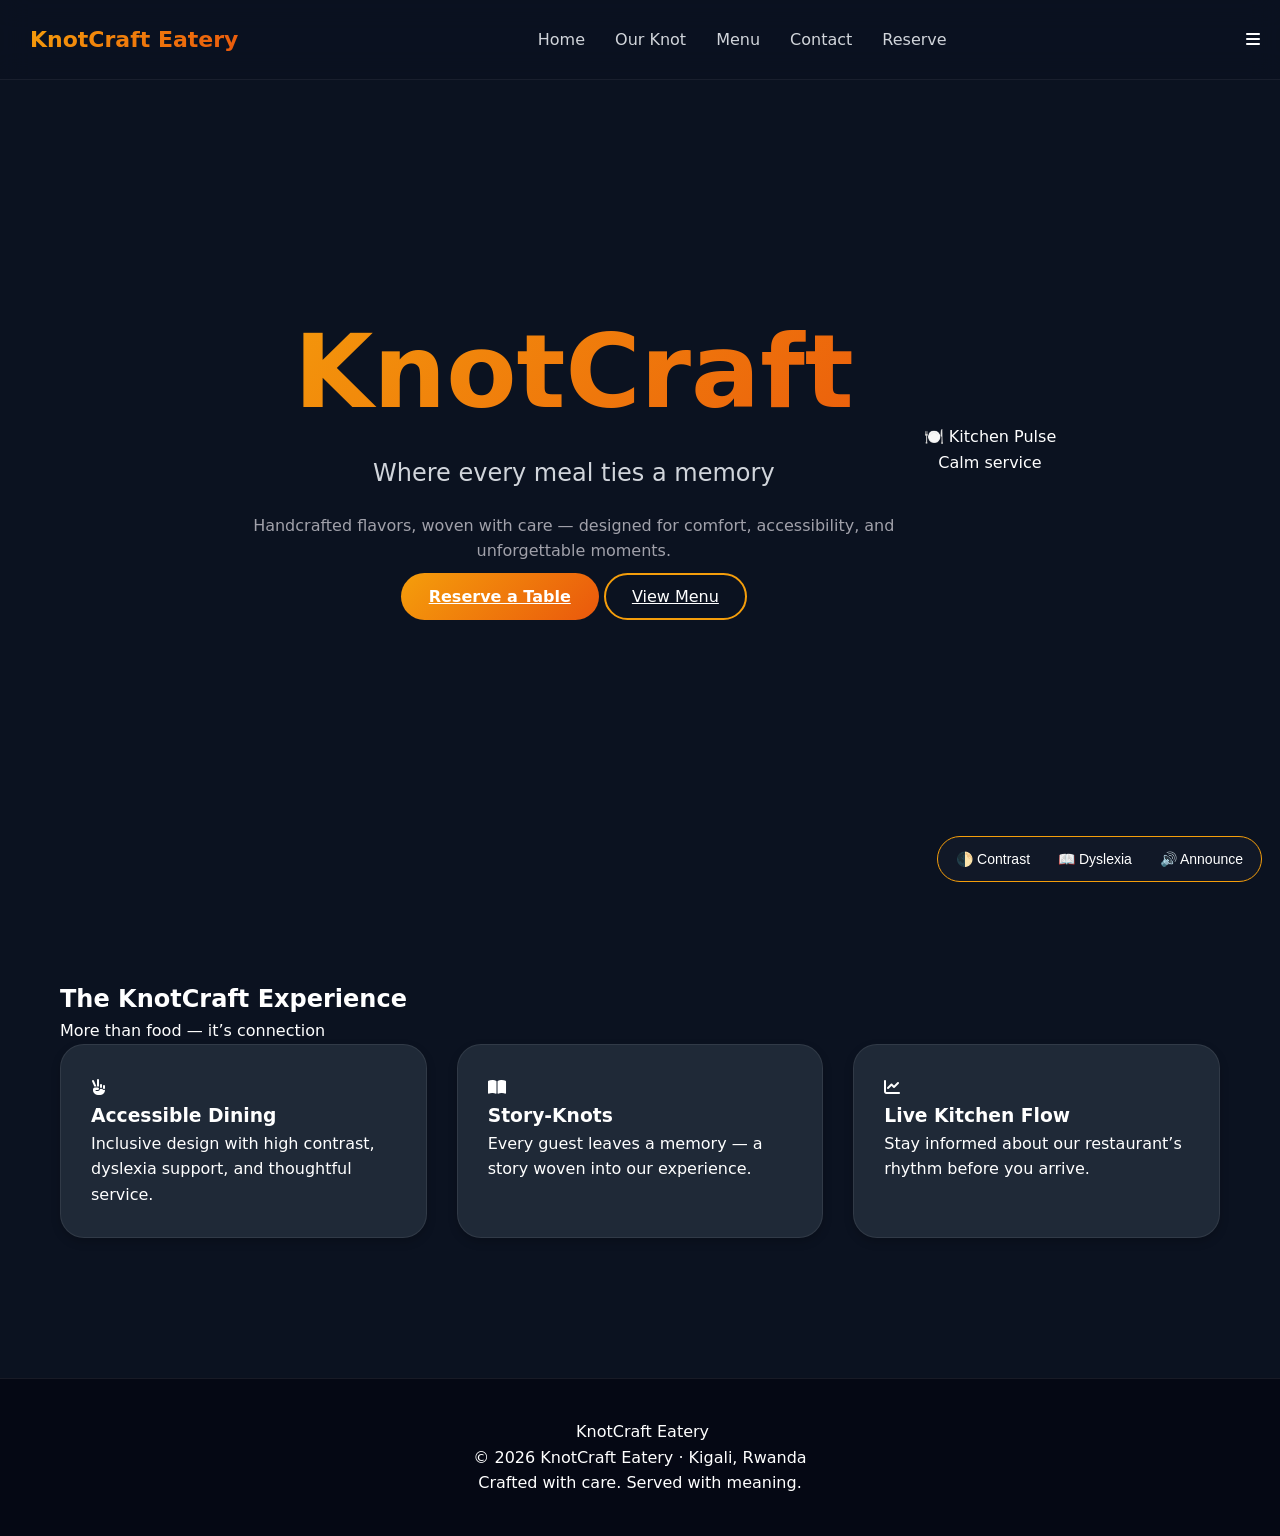
<file: index.html>
<!DOCTYPE html>
<html lang="en">
<head>
    <meta charset="UTF-8">

    <!-- Better mobile + SEO -->
    <meta name="viewport" content="width=device-width, initial-scale=1.0">
    <meta name="description" content="KnotCraft Eatery in Kigali — handcrafted meals, accessible dining, and unforgettable food experiences.">

    <title>KnotCraft Eatery · Home</title>

    <!-- Fonts (modern look) -->
    <link href="https://fonts.googleapis.com/css2?family=Poppins:wght@300;500;700;900&display=swap" rel="stylesheet">

    <!-- Styles -->
    <link rel="stylesheet" href="style.css">

    <!-- Icons -->
    <link rel="stylesheet" href="https://cdnjs.cloudflare.com/ajax/libs/font-awesome/6.4.0/css/all.min.css">
</head>

<body>

    <!-- Accessibility Hub -->
    <div class="accessibility-hub" id="accessibilityHub">
        <button id="highContrastToggle" aria-label="Enable high contrast mode">🌓 Contrast</button>
        <button id="dyslexiaToggle" aria-label="Enable dyslexia friendly font">📖 Dyslexia</button>
        <button id="announceMode" aria-label="Enable screen reader announcements">🔊 Announce</button>
    </div>

  <nav class="navbar" id="navbar">
  <div class="nav-container">

    <div class="logo">
      <i class="fas fa-knot"></i>
      <span class="logo-text">KnotCraft Eatery</span>
    </div>

    <ul class="nav-links" id="navLinks">
      <li><a href="index.html" class="nav-link">Home</a></li>
      <li><a href="about.html" class="nav-link">Our Knot</a></li>
      <li><a href="menu.html" class="nav-link">Menu</a></li>
      <li><a href="contact.html" class="nav-link">Contact</a></li>
      <li><a href="reservations.html" class="nav-link">Reserve</a></li>
    </ul>

    <div class="mobile-menu-toggle" id="menuToggle">
      <i class="fas fa-bars"></i>
    </div>

  </div>
</nav>

    <!-- HERO -->
    <header class="hero">

        <div class="hero-overlay"></div>

        <div class="hero-content">
            <h1 class="hero-title">KnotCraft</h1>

            <p class="hero-subtitle">
                Where every meal ties a memory
            </p>

            <p class="hero-description">
                Handcrafted flavors, woven with care — designed for comfort, accessibility, and unforgettable moments.
            </p>

            <div class="hero-buttons">
                <a href="reservations.html" class="btn-primary">Reserve a Table</a>
                <a href="menu.html" class="btn-secondary">View Menu</a>
            </div>
        </div>

        <!-- Kitchen Pulse (nice idea, kept it) -->
        <div class="pulse-knot">
            <div class="knot-tension" id="tensionMeter">
                <span>🍽️ Kitchen Pulse</span>
                <div class="tension-bar">
                    <div class="tension-fill"></div>
                </div>
                <span id="tensionText">Calm service</span>
            </div>
        </div>

    </header>

    <!-- FEATURES -->
    <main>

        <section class="features">
            <div class="container">

                <div class="section-header">
                    <h2 class="section-title">The KnotCraft Experience</h2>
                    <p class="section-subtitle">More than food — it’s connection</p>
                </div>

                <div class="features-grid">

                    <article class="feature-card">
                        <i class="fas fa-hand-peace feature-icon"></i>
                        <h3>Accessible Dining</h3>
                        <p>Inclusive design with high contrast, dyslexia support, and thoughtful service.</p>
                    </article>

                    <article class="feature-card">
                        <i class="fas fa-book-open feature-icon"></i>
                        <h3>Story-Knots</h3>
                        <p>Every guest leaves a memory — a story woven into our experience.</p>
                    </article>

                    <article class="feature-card">
                        <i class="fas fa-chart-line feature-icon"></i>
                        <h3>Live Kitchen Flow</h3>
                        <p>Stay informed about our restaurant’s rhythm before you arrive.</p>
                    </article>

                </div>

            </div>
        </section>

    </main>

    <!-- FOOTER -->
    <footer class="footer">
        <div class="container">
            <div class="footer-content">

                <div class="footer-logo">
                    <i class="fas fa-knot"></i>
                    <span>KnotCraft Eatery</span>
                </div>

                <p class="footer-text">
                    © 2026 KnotCraft Eatery · Kigali, Rwanda
                </p>

                <p class="footer-tagline">
                    Crafted with care. Served with meaning.
                </p>

            </div>
        </div>
    </footer>

    <!-- JS -->
    <script src="script.js"></script>

</body>
</html>
</file>
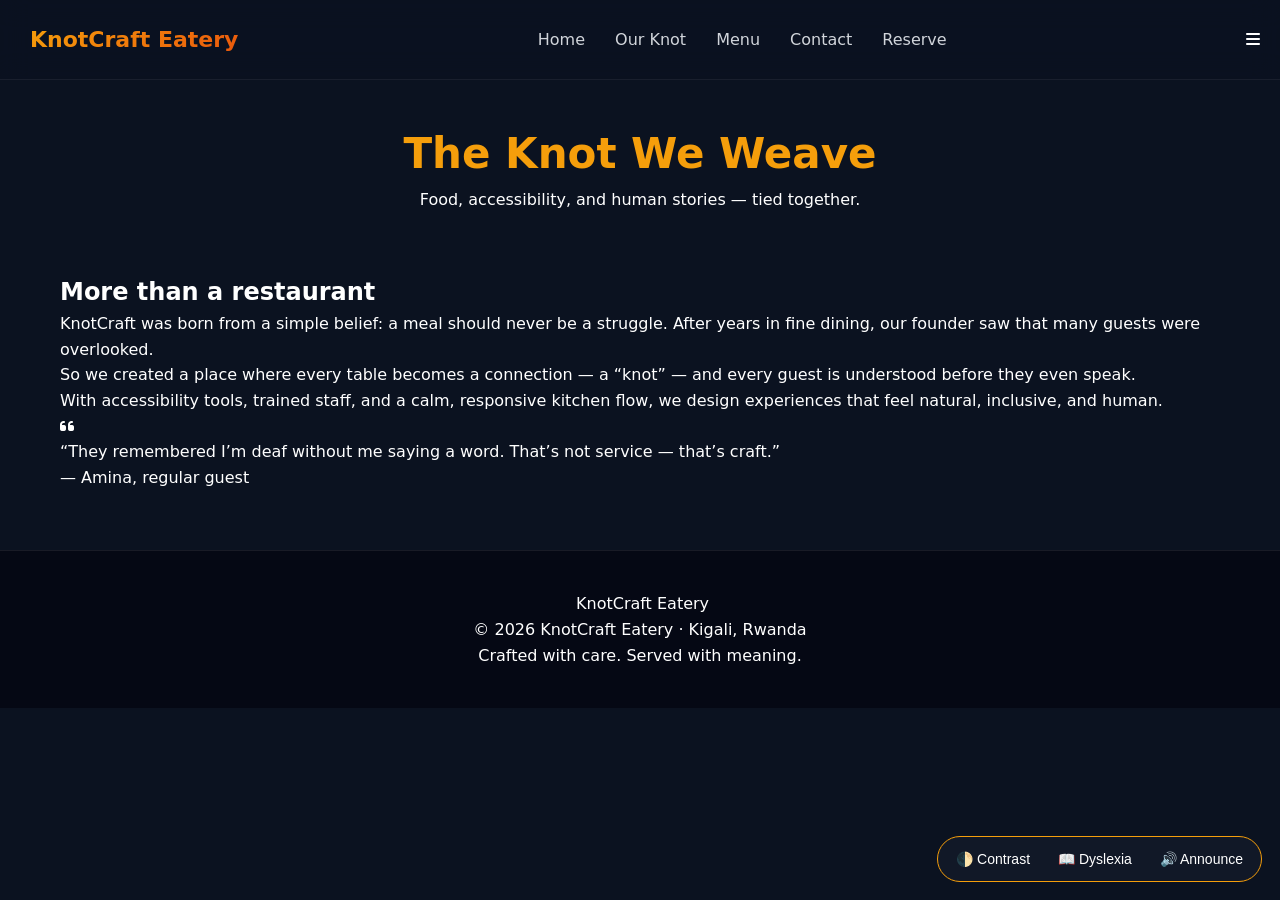
<file: about.html>
<!DOCTYPE html>
<html lang="en">
<head>
    <meta charset="UTF-8">

    <!-- Mobile + SEO -->
    <meta name="viewport" content="width=device-width, initial-scale=1.0">
    <meta name="description" content="Learn the story behind KnotCraft Eatery — a restaurant built on accessibility, human connection, and handcrafted food.">

    <title>KnotCraft Eatery · Our Knot</title>

    <!-- Fonts -->
    <link href="https://fonts.googleapis.com/css2?family=Poppins:wght@300;500;700;900&display=swap" rel="stylesheet">

    <!-- Styles -->
    <link rel="stylesheet" href="style.css">

    <!-- Icons -->
    <link rel="stylesheet" href="https://cdnjs.cloudflare.com/ajax/libs/font-awesome/6.4.0/css/all.min.css">
</head>

<body>

    <!-- Accessibility Hub -->
    <div class="accessibility-hub" id="accessibilityHub">
        <button id="highContrastToggle" aria-label="Enable high contrast mode">🌓 Contrast</button>
        <button id="dyslexiaToggle" aria-label="Enable dyslexia friendly font">📖 Dyslexia</button>
        <button id="announceMode" aria-label="Enable screen reader announcements">🔊 Announce</button>
    </div>

 <nav class="navbar" id="navbar">
  <div class="nav-container">

    <div class="logo">
      <i class="fas fa-knot"></i>
      <span class="logo-text">KnotCraft Eatery</span>
    </div>

    <ul class="nav-links" id="navLinks">
      <li><a href="index.html" class="nav-link">Home</a></li>
      <li><a href="about.html" class="nav-link">Our Knot</a></li>
      <li><a href="menu.html" class="nav-link">Menu</a></li>
      <li><a href="contact.html" class="nav-link">Contact</a></li>
      <li><a href="reservations.html" class="nav-link">Reserve</a></li>
    </ul>

    <div class="mobile-menu-toggle" id="menuToggle">
      <i class="fas fa-bars"></i>
    </div>

  </div>
</nav>

    <!-- HEADER -->
    <header class="page-header">
        <div class="container">
            <h1>The Knot We Weave</h1>
            <p>Food, accessibility, and human stories — tied together.</p>
        </div>
    </header>

    <!-- MAIN CONTENT -->
    <main>

        <section class="about-story">
            <div class="container">

                <div class="story-grid">

                    <!-- Story -->
                    <div class="story-text">
                        <h2>More than a restaurant</h2>

                        <p>
                            KnotCraft was born from a simple belief: a meal should never be a struggle.
                            After years in fine dining, our founder saw that many guests were overlooked.
                        </p>

                        <p>
                            So we created a place where every table becomes a connection — a “knot” —
                            and every guest is understood before they even speak.
                        </p>

                        <p>
                            With accessibility tools, trained staff, and a calm, responsive kitchen flow,
                            we design experiences that feel natural, inclusive, and human.
                        </p>
                    </div>

                    <!-- Quote -->
                    <aside class="story-quote">
                        <i class="fas fa-quote-left"></i>
                        <p>
                            “They remembered I’m deaf without me saying a word.
                            That’s not service — that’s craft.”
                        </p>
                        <span>— Amina, regular guest</span>
                    </aside>

                </div>

            </div>
        </section>

    </main>

    <!-- FOOTER -->
    <footer class="footer">
        <div class="container">
            <div class="footer-content">

                <div class="footer-logo">
                    <i class="fas fa-knot"></i>
                    <span>KnotCraft Eatery</span>
                </div>

                <p class="footer-text">
                    © 2026 KnotCraft Eatery · Kigali, Rwanda
                </p>

                <p class="footer-tagline">
                    Crafted with care. Served with meaning.
                </p>

            </div>
        </div>
    </footer>

    <!-- JS -->
    <script src="script.js"></script>

</body>
</html>
</file>
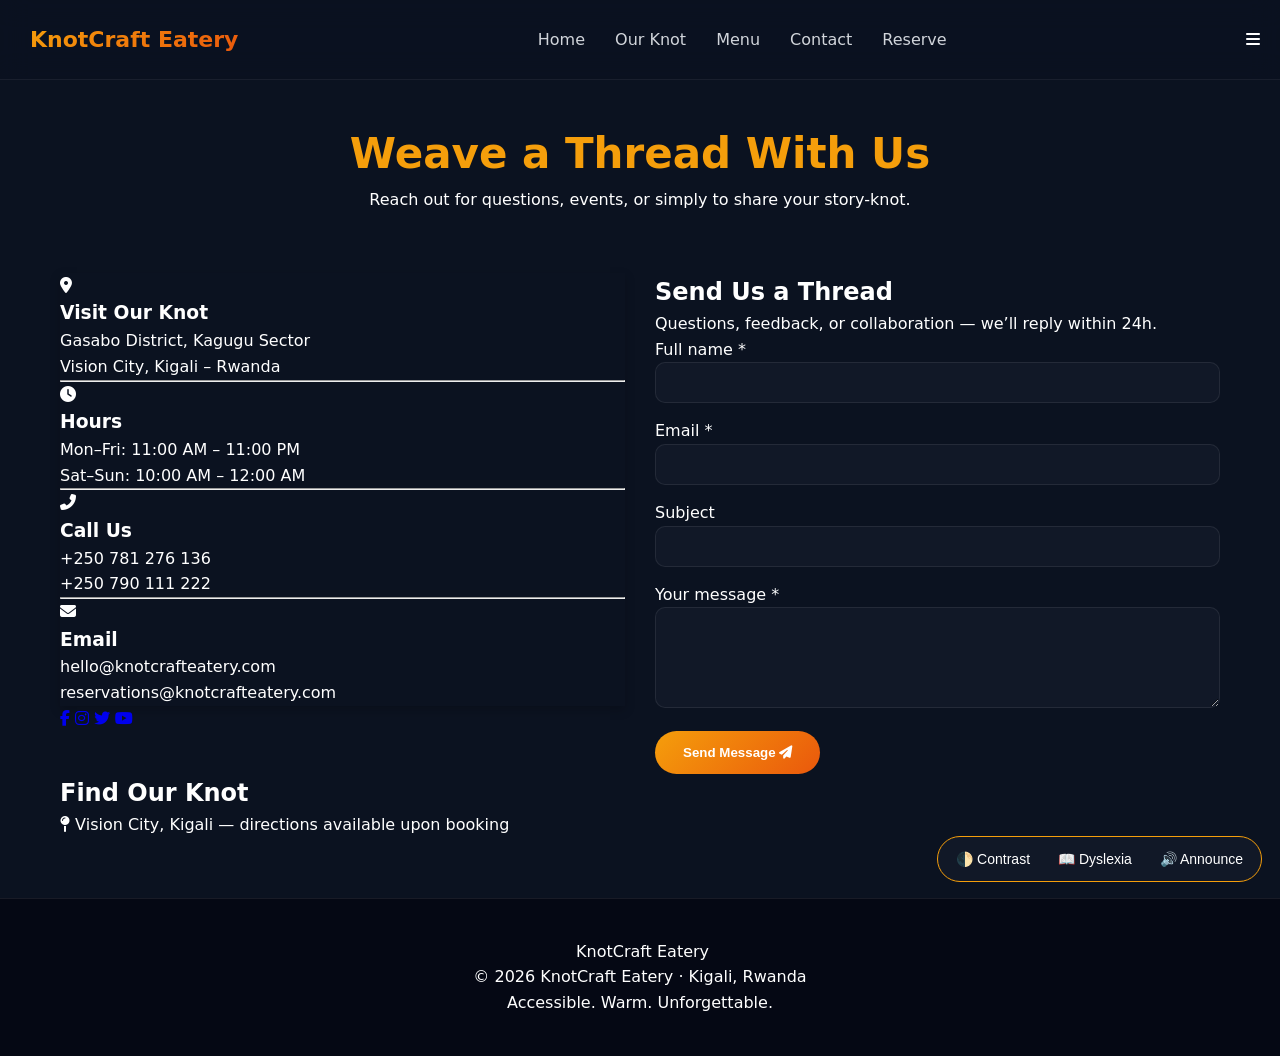
<file: contact.html>
<!DOCTYPE html>
<html lang="en">
<head>
    <meta charset="UTF-8">

    <!-- Mobile + SEO -->
    <meta name="viewport" content="width=device-width, initial-scale=1.0">
    <meta name="description" content="Contact KnotCraft Eatery in Kigali. Book reservations, ask questions, or share your experience.">

    <title>KnotCraft Eatery · Contact & Location</title>

    <!-- Fonts -->
    <link href="https://fonts.googleapis.com/css2?family=Poppins:wght@300;500;700;900&display=swap" rel="stylesheet">

    <!-- Styles -->
    <link rel="stylesheet" href="style.css">

    <!-- Icons -->
    <link rel="stylesheet" href="https://cdnjs.cloudflare.com/ajax/libs/font-awesome/6.4.0/css/all.min.css">
</head>

<body>

    <!-- Accessibility Hub -->
    <div class="accessibility-hub" id="accessibilityHub">
        <button id="highContrastToggle" aria-label="Enable high contrast mode">🌓 Contrast</button>
        <button id="dyslexiaToggle" aria-label="Enable dyslexia friendly font">📖 Dyslexia</button>
        <button id="announceMode" aria-label="Enable announcements">🔊 Announce</button>
    </div>

   <nav class="navbar" id="navbar">
  <div class="nav-container">

    <div class="logo">
      <i class="fas fa-knot"></i>
      <span class="logo-text">KnotCraft Eatery</span>
    </div>

    <ul class="nav-links" id="navLinks">
      <li><a href="index.html" class="nav-link">Home</a></li>
      <li><a href="about.html" class="nav-link">Our Knot</a></li>
      <li><a href="menu.html" class="nav-link">Menu</a></li>
      <li><a href="contact.html" class="nav-link">Contact</a></li>
      <li><a href="reservations.html" class="nav-link">Reserve</a></li>
    </ul>

    <div class="mobile-menu-toggle" id="menuToggle">
      <i class="fas fa-bars"></i>
    </div>

  </div>
</nav>

    <!-- HEADER -->
    <header class="page-header">
        <div class="container">
            <h1>Weave a Thread With Us</h1>
            <p>Reach out for questions, events, or simply to share your story-knot.</p>
        </div>
    </header>

    <!-- MAIN -->
    <main>

        <!-- Contact Section -->
        <section class="contact-page-section">
            <div class="container">

                <div class="contact-grid-full">

                    <!-- Info -->
                    <section class="contact-info-block">

                        <div class="contact-card">
                            <i class="fas fa-map-marker-alt contact-icon-big"></i>
                            <h3>Visit Our Knot</h3>
                            <p>Gasabo District, Kagugu Sector<br>Vision City, Kigali – Rwanda</p>

                            <hr>

                            <i class="fas fa-clock"></i>
                            <h3>Hours</h3>
                            <p>Mon–Fri: 11:00 AM – 11:00 PM<br>Sat–Sun: 10:00 AM – 12:00 AM</p>

                            <hr>

                            <i class="fas fa-phone-alt"></i>
                            <h3>Call Us</h3>
                            <p>+250 781 276 136<br>+250 790 111 222</p>

                            <hr>

                            <i class="fas fa-envelope"></i>
                            <h3>Email</h3>
                            <p>hello@knotcrafteatery.com<br>reservations@knotcrafteatery.com</p>
                        </div>

                        <div class="social-links-vertical">
                            <a href="#" aria-label="Facebook" class="social-icon"><i class="fab fa-facebook-f"></i></a>
                            <a href="#" aria-label="Instagram" class="social-icon"><i class="fab fa-instagram"></i></a>
                            <a href="#" aria-label="Twitter" class="social-icon"><i class="fab fa-twitter"></i></a>
                            <a href="#" aria-label="YouTube" class="social-icon"><i class="fab fa-youtube"></i></a>
                        </div>

                    </section>

                    <!-- Form -->
                    <section class="contact-form-block">

                        <h2>Send Us a Thread</h2>
                        <p>Questions, feedback, or collaboration — we’ll reply within 24h.</p>

                        <form id="contactMessageForm">

                            <div class="form-row">

                                <div class="form-group">
                                    <label for="contactName">Full name *</label>
                                    <input type="text" id="contactName" name="name" required>
                                </div>

                                <div class="form-group">
                                    <label for="contactEmail">Email *</label>
                                    <input type="email" id="contactEmail" name="email" required>
                                </div>

                            </div>

                            <div class="form-group">
                                <label for="contactSubject">Subject</label>
                                <input type="text" id="contactSubject" name="subject">
                            </div>

                            <div class="form-group">
                                <label for="contactMessage">Your message *</label>
                                <textarea id="contactMessage" name="message" rows="5" required></textarea>
                            </div>

                            <button type="submit" class="submit-btn">
                                Send Message <i class="fas fa-paper-plane"></i>
                            </button>

                        </form>

                        <div id="contactFormFeedback" class="form-feedback" aria-live="polite"></div>

                    </section>

                </div>

            </div>
        </section>

        <!-- Map -->
        <section class="map-section">
            <div class="container">
                <h2>Find Our Knot</h2>
                <div class="map-placeholder" aria-label="Map showing location near Vision City, Kigali">
                    <i class="fas fa-map-pin"></i> Vision City, Kigali — directions available upon booking
                </div>
            </div>
        </section>

    </main>

    <!-- Footer -->
    <footer class="footer">
        <div class="container">
            <div class="footer-content">

                <div class="footer-logo">
                    <i class="fas fa-knot"></i>
                    <span>KnotCraft Eatery</span>
                </div>

                <p class="footer-text">
                    © 2026 KnotCraft Eatery · Kigali, Rwanda
                </p>

                <p class="footer-tagline">
                    Accessible. Warm. Unforgettable.
                </p>

            </div>
        </div>
    </footer>

    <script src="script.js"></script>

</body>
</html>
</file>
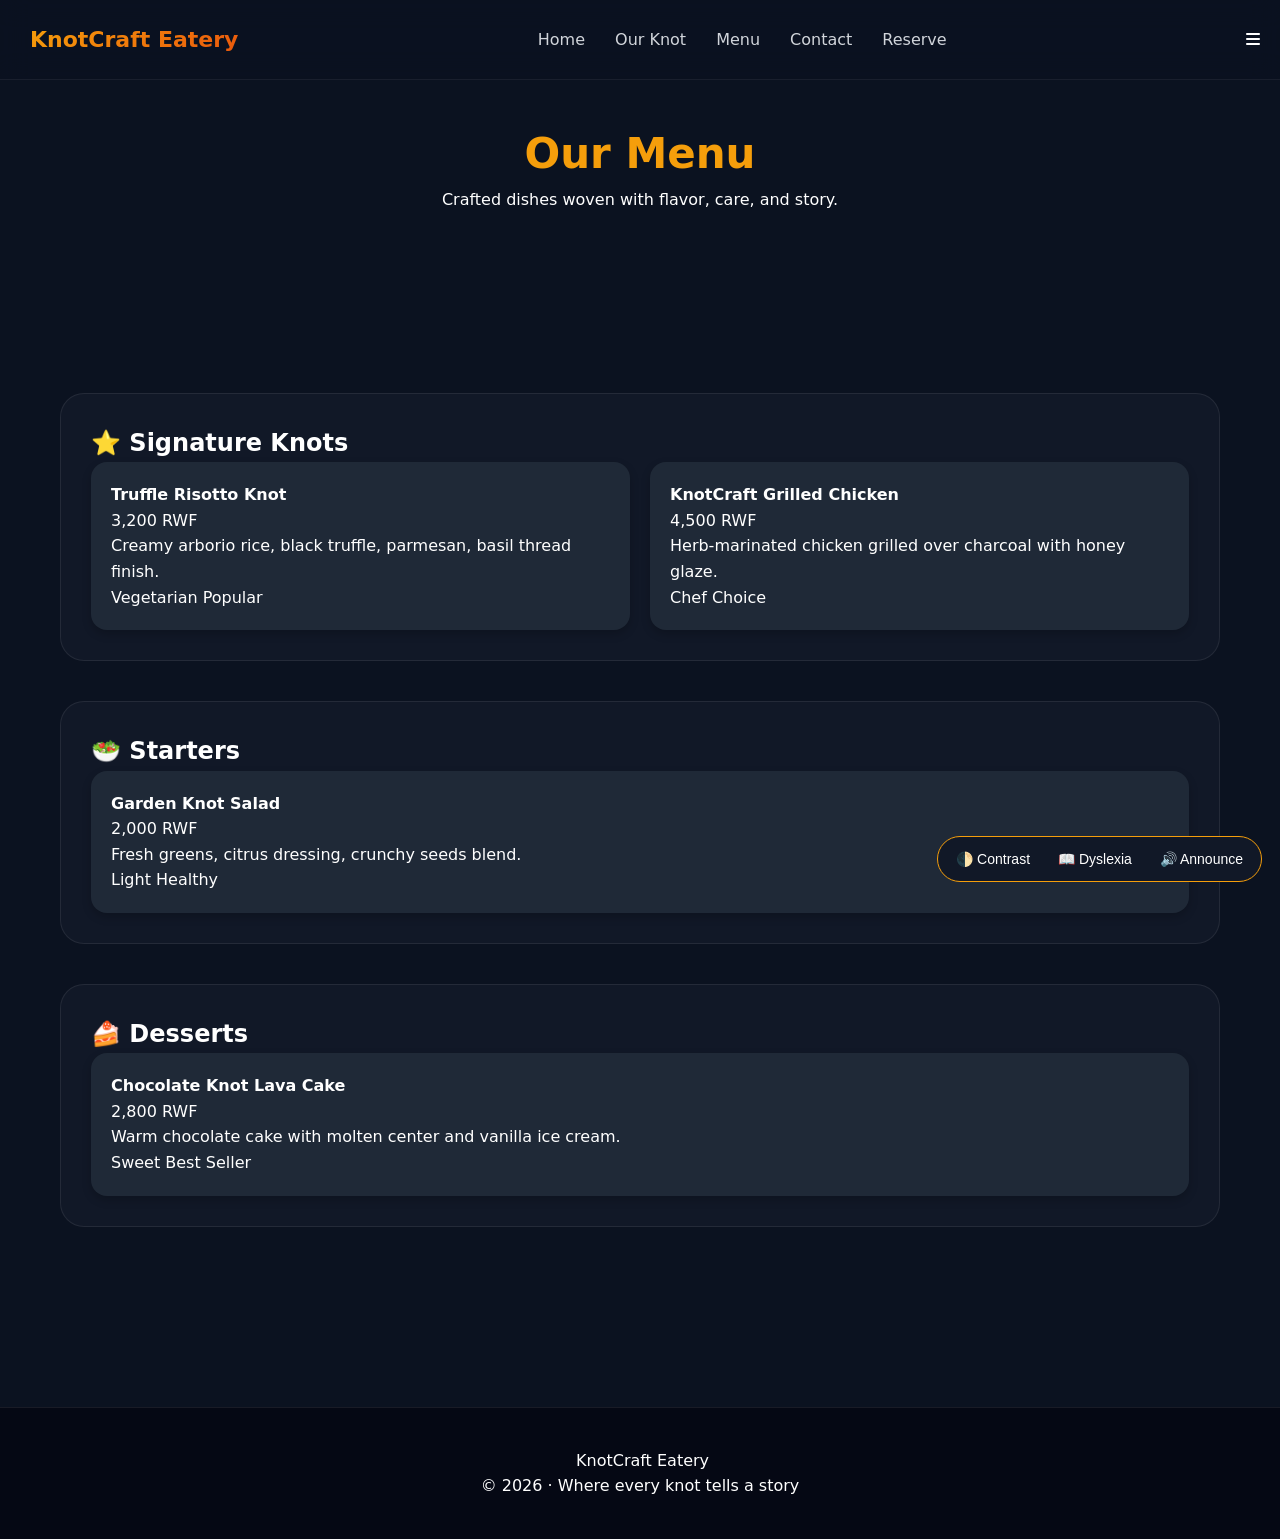
<file: menu.html>
<!DOCTYPE html>
<html lang="en">
<head>
    <meta charset="UTF-8">

    <meta name="viewport" content="width=device-width, initial-scale=1.0">

    <title>KnotCraft Eatery · Menu</title>

    <link rel="stylesheet" href="style.css">
    <link rel="stylesheet" href="https://cdnjs.cloudflare.com/ajax/libs/font-awesome/6.4.0/css/all.min.css">
</head>

<body>

    <!-- Accessibility -->
    <div class="accessibility-hub" id="accessibilityHub">
        <button id="highContrastToggle">🌓 Contrast</button>
        <button id="dyslexiaToggle">📖 Dyslexia</button>
        <button id="announceMode">🔊 Announce</button>
    </div>
<nav class="navbar" id="navbar">
  <div class="nav-container">

    <div class="logo">
      <i class="fas fa-knot"></i>
      <span class="logo-text">KnotCraft Eatery</span>
    </div>

    <ul class="nav-links" id="navLinks">
      <li><a href="index.html" class="nav-link">Home</a></li>
      <li><a href="about.html" class="nav-link">Our Knot</a></li>
      <li><a href="menu.html" class="nav-link">Menu</a></li>
      <li><a href="contact.html" class="nav-link">Contact</a></li>
      <li><a href="reservations.html" class="nav-link">Reserve</a></li>
    </ul>

    <div class="mobile-menu-toggle" id="menuToggle">
      <i class="fas fa-bars"></i>
    </div>

  </div>
</nav>

    <!-- HEADER -->
    <header class="page-header">
        <div class="container">
            <h1>Our Menu</h1>
            <p>Crafted dishes woven with flavor, care, and story.</p>
        </div>
    </header>

    <!-- MAIN MENU -->
    <main class="menu-section">

        <div class="container">

            <!-- SIGNATURE -->
            <section class="menu-category">
                <h2 class="category-title">⭐ Signature Knots</h2>

                <div class="menu-grid">

                    <article class="menu-item">
                        <div class="item-header">
                            <h4>Truffle Risotto Knot</h4>
                            <span class="price">3,200 RWF</span>
                        </div>
                        <p class="item-description">
                            Creamy arborio rice, black truffle, parmesan, basil thread finish.
                        </p>
                        <div class="item-tags">
                            <span class="tag">Vegetarian</span>
                            <span class="tag">Popular</span>
                        </div>
                    </article>

                    <article class="menu-item">
                        <div class="item-header">
                            <h4>KnotCraft Grilled Chicken</h4>
                            <span class="price">4,500 RWF</span>
                        </div>
                        <p class="item-description">
                            Herb-marinated chicken grilled over charcoal with honey glaze.
                        </p>
                        <div class="item-tags">
                            <span class="tag">Chef Choice</span>
                        </div>
                    </article>

                </div>
            </section>

            <!-- STARTERS -->
            <section class="menu-category">
                <h2 class="category-title">🥗 Starters</h2>

                <div class="menu-grid">

                    <article class="menu-item">
                        <div class="item-header">
                            <h4>Garden Knot Salad</h4>
                            <span class="price">2,000 RWF</span>
                        </div>
                        <p class="item-description">
                            Fresh greens, citrus dressing, crunchy seeds blend.
                        </p>
                        <div class="item-tags">
                            <span class="tag">Light</span>
                            <span class="tag">Healthy</span>
                        </div>
                    </article>

                </div>
            </section>

            <!-- DESSERTS -->
            <section class="menu-category">
                <h2 class="category-title">🍰 Desserts</h2>

                <div class="menu-grid">

                    <article class="menu-item">
                        <div class="item-header">
                            <h4>Chocolate Knot Lava Cake</h4>
                            <span class="price">2,800 RWF</span>
                        </div>
                        <p class="item-description">
                            Warm chocolate cake with molten center and vanilla ice cream.
                        </p>
                        <div class="item-tags">
                            <span class="tag">Sweet</span>
                            <span class="tag">Best Seller</span>
                        </div>
                    </article>

                </div>
            </section>

        </div>

    </main>

    <!-- FOOTER -->
    <footer class="footer">
        <div class="container">
            <div class="footer-content">

                <div class="footer-logo">
                    <i class="fas fa-knot"></i>
                    <span>KnotCraft Eatery</span>
                </div>

                <p class="footer-text">
                    © 2026 · Where every knot tells a story
                </p>

            </div>
        </div>
    </footer>

    <script src="script.js"></script>

</body>
</html>
</file>
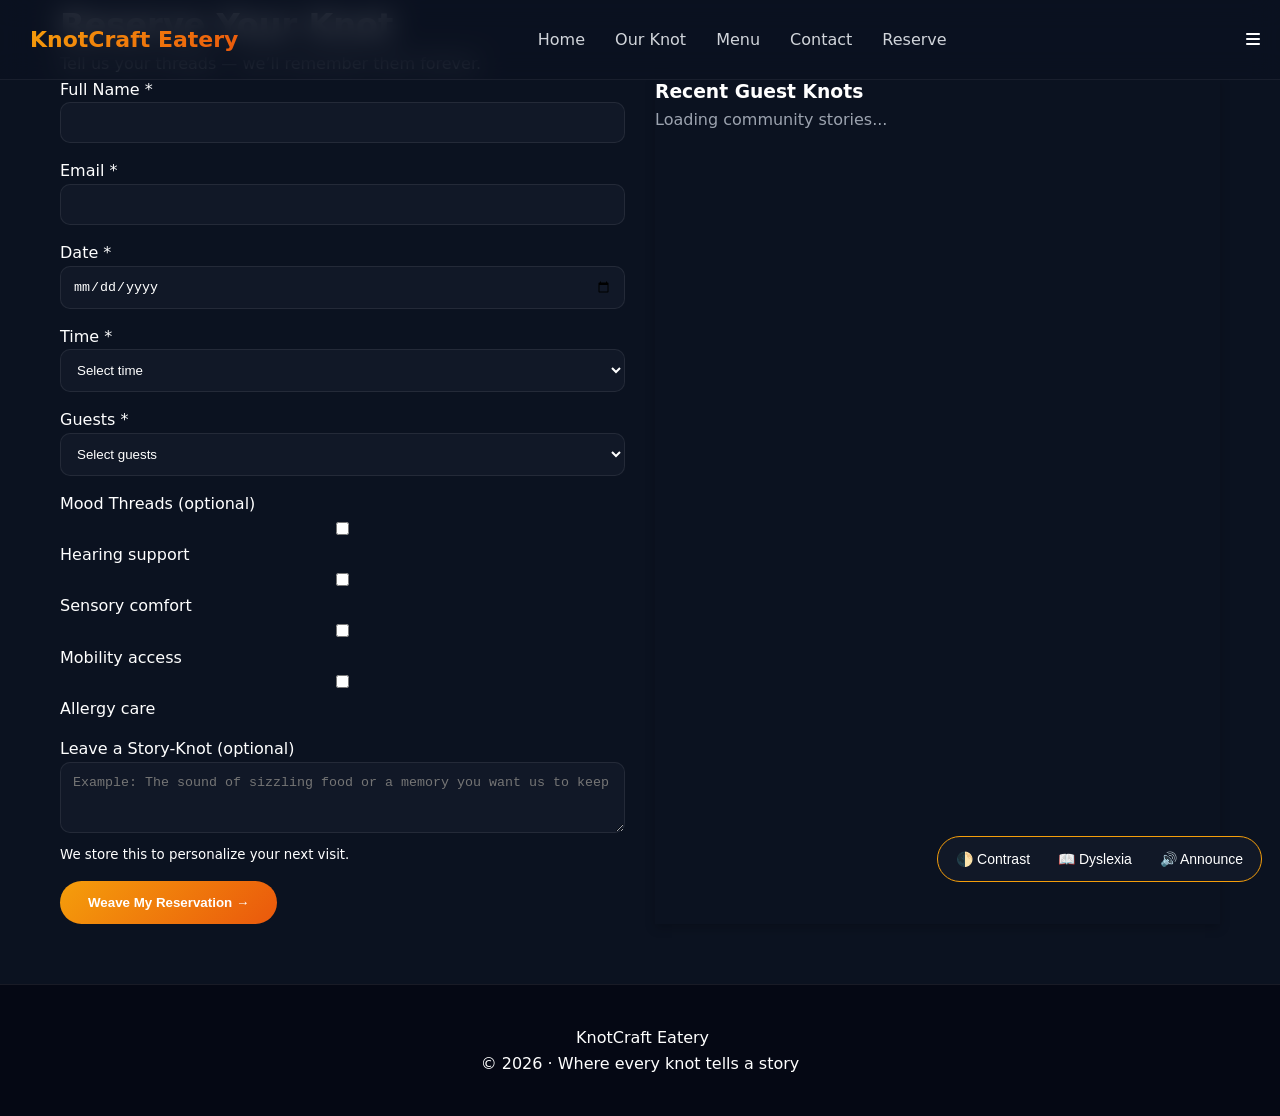
<file: reservations.html>
<!DOCTYPE html>
<html lang="en">
<head>
    <meta charset="UTF-8">

    <meta name="viewport" content="width=device-width, initial-scale=1.0">

    <title>KnotCraft Eatery · Reservations</title>

    <link rel="stylesheet" href="style.css">
    <link rel="stylesheet" href="https://cdnjs.cloudflare.com/ajax/libs/font-awesome/6.4.0/css/all.min.css">
</head>

<body>

<!-- Accessibility -->
<div class="accessibility-hub" id="accessibilityHub">
    <button id="highContrastToggle">🌓 Contrast</button>
    <button id="dyslexiaToggle">📖 Dyslexia</button>
    <button id="announceMode">🔊 Announce</button>
</div>

<nav class="navbar" id="navbar">
  <div class="nav-container">

    <div class="logo">
      <i class="fas fa-knot"></i>
      <span class="logo-text">KnotCraft Eatery</span>
    </div>

    <ul class="nav-links" id="navLinks">
      <li><a href="index.html" class="nav-link">Home</a></li>
      <li><a href="about.html" class="nav-link">Our Knot</a></li>
      <li><a href="menu.html" class="nav-link">Menu</a></li>
      <li><a href="contact.html" class="nav-link">Contact</a></li>
      <li><a href="reservations.html" class="nav-link">Reserve</a></li>
    </ul>

    <div class="mobile-menu-toggle" id="menuToggle">
      <i class="fas fa-bars"></i>
    </div>

  </div>
</nav>

<!-- HEADER -->
<header class="reservation-hero">
    <div class="container">
        <h1>Reserve Your Knot</h1>
        <p>Tell us your threads — we’ll remember them forever.</p>
    </div>
</header>

<!-- MAIN -->
<main class="reservation-form-wrapper">

<div class="container">

    <div class="reservation-grid">

        <!-- FORM -->
        <form id="moodReservationForm">

            <div class="form-group">
                <label for="resName">Full Name *</label>
                <input type="text" id="resName" required>
            </div>

            <div class="form-group">
                <label for="resEmail">Email *</label>
                <input type="email" id="resEmail" required>
            </div>

            <div class="form-group">
                <label for="resDate">Date *</label>
                <input type="date" id="resDate" required>
            </div>

            <div class="form-group">
                <label for="resTime">Time *</label>
                <select id="resTime" required>
                    <option value="">Select time</option>
                    <option>11:00 AM</option>
                    <option>12:00 PM</option>
                    <option>2:00 PM</option>
                    <option>6:00 PM</option>
                    <option>8:00 PM</option>
                </select>
            </div>

            <div class="form-group">
                <label for="resGuests">Guests *</label>
                <select id="resGuests" required>
                    <option value="">Select guests</option>
                    <option>1</option>
                    <option>2</option>
                    <option>3</option>
                    <option>4</option>
                    <option>5+</option>
                </select>
            </div>

            <!-- MOOD THREADS -->
            <div class="form-group full-width">
                <label>Mood Threads (optional)</label>

                <div class="thread-checkboxes">

                    <label><input type="checkbox" name="thread" value="hearing"> Hearing support</label>
                    <label><input type="checkbox" name="thread" value="anxiety"> Sensory comfort</label>
                    <label><input type="checkbox" name="thread" value="mobility"> Mobility access</label>
                    <label><input type="checkbox" name="thread" value="allergy"> Allergy care</label>

                </div>
            </div>

            <!-- STORY KNOT -->
            <div class="form-group full-width">
                <label for="storyKnot">Leave a Story-Knot (optional)</label>
                <textarea id="storyKnot" rows="3"
                placeholder="Example: The sound of sizzling food or a memory you want us to keep"></textarea>

                <small>We store this to personalize your next visit.</small>
            </div>

            <button type="submit" class="submit-btn">
                Weave My Reservation →
            </button>

        </form>

        <!-- SIDE WALL -->
        <aside class="knot-wall">

            <h3>Recent Guest Knots</h3>

            <div id="storyKnotsList">
                <p style="color:#9ca3af;">Loading community stories...</p>
            </div>

        </aside>

    </div>

</div>

</main>

<!-- FOOTER -->
<footer class="footer">
    <div class="container">

        <div class="footer-content">

            <div class="footer-logo">
                <i class="fas fa-knot"></i>
                <span>KnotCraft Eatery</span>
            </div>

            <p class="footer-text">
                © 2026 · Where every knot tells a story
            </p>

        </div>

    </div>
</footer>

<script src="script.js"></script>

</body>
</html>
</file>
<file: style.css>
/* ============================================
   KNOTCRAFT EATERY — PREMIUM UI SYSTEM
   Clean, scalable, modern design
   ============================================ */

/* ---------- RESET ---------- */
* {
    margin: 0;
    padding: 0;
    box-sizing: border-box;
}

:root {
    /* Colors */
    --bg: #0b1220;
    --surface: #111827;
    --card: #1f2937;
    --card-hover: #2b3648;

    --primary: #f59e0b;
    --primary-dark: #ea580c;

    --text: #ffffff;
    --muted: #a1a1aa;
    --soft: #d1d5db;

    --border: rgba(255,255,255,0.08);

    /* Radius */
    --radius-sm: 10px;
    --radius-md: 16px;
    --radius-lg: 24px;
    --radius-xl: 40px;

    /* Shadow */
    --shadow-sm: 0 4px 10px rgba(0,0,0,0.2);
    --shadow-md: 0 10px 30px rgba(0,0,0,0.3);

    /* Transition */
    --transition: 0.25s ease;
}

body {
    font-family: system-ui, -apple-system, Segoe UI, Roboto, sans-serif;
    background: var(--bg);
    color: var(--text);
    line-height: 1.6;
}

/* ---------- ACCESSIBILITY ---------- */
body.high-contrast {
    background: #000;
    color: #ff0;
}

body.dyslexia {
    font-family: "Open Dyslexic", Arial, sans-serif;
    letter-spacing: 0.04em;
}

/* ---------- LAYOUT ---------- */
.container {
    max-width: 1200px;
    margin: auto;
    padding: 0 20px;
}

/* ---------- ACCESSIBILITY HUB ---------- */
.accessibility-hub {
    position: fixed;
    bottom: 18px;
    right: 18px;
    display: flex;
    gap: 8px;
    padding: 8px;
    background: var(--surface);
    border: 1px solid var(--primary);
    border-radius: var(--radius-xl);
    z-index: 999;
}

.accessibility-hub button {
    border: none;
    background: transparent;
    color: var(--text);
    font-size: 14px;
    padding: 6px 10px;
    cursor: pointer;
    border-radius: var(--radius-xl);
    transition: var(--transition);
}

.accessibility-hub button:hover {
    background: var(--primary);
    color: #000;
}

/* ---------- NAVBAR ---------- */
.navbar {
    position: fixed;
    top: 0;
    width: 100%;
    height: 80px;
    background: rgba(11,18,32,0.9);
    backdrop-filter: blur(10px);
    border-bottom: 1px solid var(--border);
    z-index: 1000;
}

.nav-container {
    max-width: 1300px;
    margin: auto;
    height: 100%;
    display: flex;
    align-items: center;
    justify-content: space-between;
    padding: 0 20px;
}

.logo {
    display: flex;
    align-items: center;
    gap: 10px;
    font-weight: 800;
    font-size: 22px;
}

.logo i {
    color: var(--primary);
    font-size: 26px;
}

.logo-text {
    background: linear-gradient(135deg, var(--primary), var(--primary-dark));
    -webkit-background-clip: text;
    color: transparent;
}

.nav-links {
    display: flex;
    gap: 30px;
    list-style: none;
}

.nav-link {
    color: var(--soft);
    text-decoration: none;
    position: relative;
    transition: var(--transition);
}

.nav-link:hover,
.nav-link.active {
    color: var(--primary);
}

.nav-link::after {
    content: "";
    position: absolute;
    bottom: -6px;
    left: 0;
    width: 0;
    height: 2px;
    background: var(--primary);
    transition: var(--transition);
}

.nav-link:hover::after {
    width: 100%;
}

/* ---------- BUTTONS ---------- */
.btn-primary,
.submit-btn {
    background: linear-gradient(135deg, var(--primary), var(--primary-dark));
    border: none;
    color: white;
    padding: 14px 28px;
    border-radius: var(--radius-xl);
    font-weight: 700;
    cursor: pointer;
    transition: var(--transition);
}

.btn-primary:hover,
.submit-btn:hover {
    transform: translateY(-3px);
    box-shadow: var(--shadow-md);
}

.btn-secondary {
    border: 2px solid var(--primary);
    background: transparent;
    color: white;
    padding: 12px 26px;
    border-radius: var(--radius-xl);
    transition: var(--transition);
}

.btn-secondary:hover {
    background: rgba(245,158,11,0.1);
    transform: translateY(-3px);
}

/* ---------- HERO ---------- */
.hero {
    min-height: 100vh;
    display: flex;
    align-items: center;
    justify-content: center;
    text-align: center;
    position: relative;
    padding: 100px 20px;
}

.hero-title {
    font-size: clamp(48px, 8vw, 110px);
    font-weight: 900;
    background: linear-gradient(135deg, var(--primary), var(--primary-dark));
    -webkit-background-clip: text;
    color: transparent;
}

.hero-subtitle {
    font-size: 24px;
    color: var(--soft);
}

.hero-description {
    max-width: 700px;
    margin: 20px auto;
    color: var(--muted);
}

/* ---------- FEATURES ---------- */
.features {
    padding: 80px 0;
}

.features-grid {
    display: grid;
    grid-template-columns: repeat(auto-fit, minmax(260px, 1fr));
    gap: 30px;
}

.feature-card {
    background: var(--card);
    padding: 30px;
    border-radius: var(--radius-lg);
    border: 1px solid var(--border);
    transition: var(--transition);
}

.feature-card:hover {
    transform: translateY(-8px);
    background: var(--card-hover);
    border-color: var(--primary);
}

/* ---------- MENU ---------- */
.menu-section {
    padding: 120px 0 80px;
}

.menu-category {
    background: var(--surface);
    border: 1px solid var(--border);
    padding: 30px;
    border-radius: var(--radius-lg);
    margin-bottom: 40px;
}

.menu-grid {
    display: grid;
    grid-template-columns: repeat(auto-fit, minmax(280px, 1fr));
    gap: 20px;
}

.menu-item {
    background: var(--card);
    padding: 20px;
    border-radius: var(--radius-md);
    transition: var(--transition);
}

.menu-item:hover {
    background: var(--card-hover);
}

/* ---------- PAGE HEADER ---------- */
.page-header {
    padding: 120px 20px 60px;
    text-align: center;
}

.page-header h1 {
    font-size: 42px;
    color: var(--primary);
}

/* ---------- CONTACT / FORMS ---------- */
.contact-grid-full,
.reservation-grid {
    display: grid;
    grid-template-columns: 1fr 1fr;
    gap: 30px;
}

.form-group {
    margin-bottom: 15px;
}

input, select, textarea {
    width: 100%;
    padding: 12px;
    border-radius: var(--radius-sm);
    background: var(--surface);
    border: 1px solid var(--border);
    color: white;
}

input:focus, textarea:focus {
    border-color: var(--primary);
    outline: none;
}

/* ---------- CARDS ---------- */
.card,
.contact-card,
.knot-wall,
.menu-item,
.feature-card {
    box-shadow: var(--shadow-sm);
}

/* ---------- FOOTER ---------- */
.footer {
    text-align: center;
    padding: 40px;
    border-top: 1px solid var(--border);
    background: #050814;
    margin-top: 60px;
}

/* ---------- RESPONSIVE ---------- */
@media (max-width: 768px) {
    .nav-links {
        display: none;
        flex-direction: column;
        position: absolute;
        top: 80px;
        left: 0;
        right: 0;
        background: var(--surface);
        padding: 20px;
    }

    .contact-grid-full,
    .reservation-grid {
        grid-template-columns: 1fr;
    }
}

.navbar {
    position: fixed;
    top: 0;
    width: 100%;
    height: 80px;
    background: rgba(11, 18, 32, 0.75);
    backdrop-filter: blur(14px);
    border-bottom: 1px solid rgba(255,255,255,0.06);
    z-index: 1000;
}

.nav-link {
    position: relative;
    font-weight: 500;
    color: var(--soft);
    transition: 0.25s;
}

.nav-link.active {
    color: var(--primary);
}

.nav-link.active::after {
    width: 100%;
}

.nav-link::after {
    content: "";
    position: absolute;
    bottom: -6px;
    left: 0;
    width: 0;
    height: 2px;
    background: var(--primary);
    transition: 0.3s;
}
</file>
